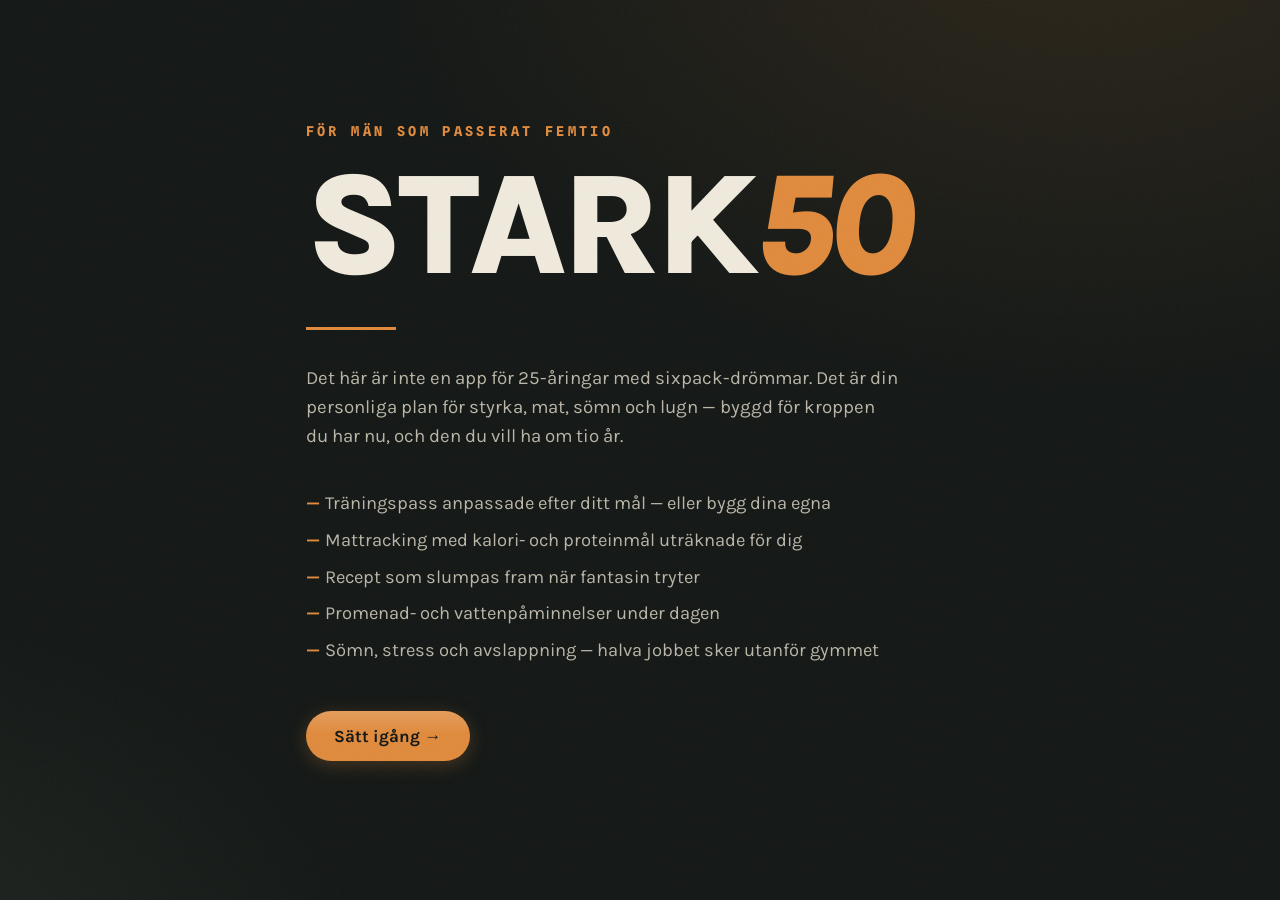
<file: index.html>
<!DOCTYPE html>
<html lang="sv">
<head>
<meta charset="UTF-8">
<meta name="viewport" content="width=device-width, initial-scale=1.0, viewport-fit=cover">
<title>STARK50 — Hälsa & styrka efter 50</title>
<meta name="description" content="Träning, mat, sömn och återhämtning byggt för män 50+. Viktnedgång och kroppssammansättning med modern forskning.">
<link rel="manifest" href="manifest.webmanifest">
<meta name="theme-color" content="#181d1a">
<meta name="apple-mobile-web-app-capable" content="yes">
<meta name="apple-mobile-web-app-status-bar-style" content="black-translucent">
<meta name="apple-mobile-web-app-title" content="STARK50">
<link rel="apple-touch-icon" href="icon-192.png">
<link rel="icon" type="image/png" href="icon-192.png">
<link rel="preconnect" href="https://fonts.googleapis.com">
<link rel="preconnect" href="https://fonts.gstatic.com" crossorigin>
<!-- Typsnitten laddas utan att blockera: en vanlig stylesheet-länk håller tillbaka
     app.js tills Google svarat, och på dåligt nät blir appen då en tom skärm i
     flera sekunder. media="print" gör länken oblockerande; onload växlar den till
     att gälla på riktigt. Fallback-typsnitten i styles.css visas under tiden. -->
<link href="https://fonts.googleapis.com/css2?family=Fraunces:opsz,wght@9..144,400;9..144,600;9..144,700;9..144,900&family=Karla:wght@400;500;600;700&family=Spline+Sans+Mono:wght@500;700&display=swap" rel="stylesheet" media="print" onload="this.media='all'">
<noscript><link href="https://fonts.googleapis.com/css2?family=Fraunces:opsz,wght@9..144,400;9..144,600;9..144,700;9..144,900&family=Karla:wght@400;500;600;700&family=Spline+Sans+Mono:wght@500;700&display=swap" rel="stylesheet"></noscript>
<link rel="stylesheet" href="styles.css">
</head>
<body>

<!-- ══════════════ ONBOARDING ══════════════ -->
<div id="onboarding" class="onboarding hidden">
  <div class="ob-grain"></div>
  <div class="ob-inner" id="obInner"></div>
</div>

<!-- ══════════════ HUVUDAPP ══════════════ -->
<div id="app" class="app hidden">
  <aside class="sidebar">
    <div class="brand">STARK<span>50</span></div>
    <nav class="nav" id="nav">
      <button class="nav-btn active" data-view="idag"><span class="nav-ico">◉</span>Idag</button>
      <button class="nav-btn" data-view="mat"><span class="nav-ico">✦</span>Mat</button>
      <button class="nav-btn" data-view="traning"><span class="nav-ico">▲</span>Träning</button>
      <button class="nav-btn" data-view="recept"><span class="nav-ico">❖</span>Recept</button>
      <button class="nav-btn" data-view="sinne"><span class="nav-ico">◐</span>Sinne</button>
      <button class="nav-btn" data-view="mal"><span class="nav-ico">◎</span>Mål</button>
    </nav>
    <button class="nav-btn nav-settings" data-view="installningar"><span class="nav-ico">⚙</span>Inställningar</button>
  </aside>

  <main class="main">
    <header class="topbar">
      <div>
        <div class="topbar-date" id="topbarDate"></div>
        <h1 class="topbar-title" id="topbarTitle">Idag</h1>
      </div>
      <div class="topbar-user" id="topbarUser"></div>
    </header>
    <div class="view-wrap" id="viewWrap"></div>
  </main>
</div>

<!-- Toast-container för påminnelser -->
<div class="toasts" id="toasts"></div>

<!-- Modal -->
<div class="modal-backdrop hidden" id="modalBackdrop">
  <div class="modal" id="modal"></div>
</div>

<script src="app.js"></script>
<script>
  if ("serviceWorker" in navigator) {
    window.addEventListener("load", () => navigator.serviceWorker.register("sw.js").then(reg => {
      if (!reg) return;
      // En hemskärms-PWA "startar" genom att bli synlig igen. Det är då vi vill
      // fråga efter ny kod — Safari gör det annars som mest en gång per dygn.
      const check = () => reg.update().catch(() => {});
      document.addEventListener("visibilitychange", () => { if (!document.hidden) check(); });
      check();
      // Ny version färdiginstallerad bredvid den som kör: säg till, ladda inte om
      // under fingrarna på någon som loggar set mitt i ett pass.
      reg.addEventListener("updatefound", () => {
        const sw = reg.installing;
        if (!sw) return;
        sw.addEventListener("statechange", () => {
          if (sw.state === "installed" && navigator.serviceWorker.controller && window.onAppUpdate) window.onAppUpdate();
        });
      });
    }).catch(() => {}));
  }
</script>
</body>
</html>
</file>
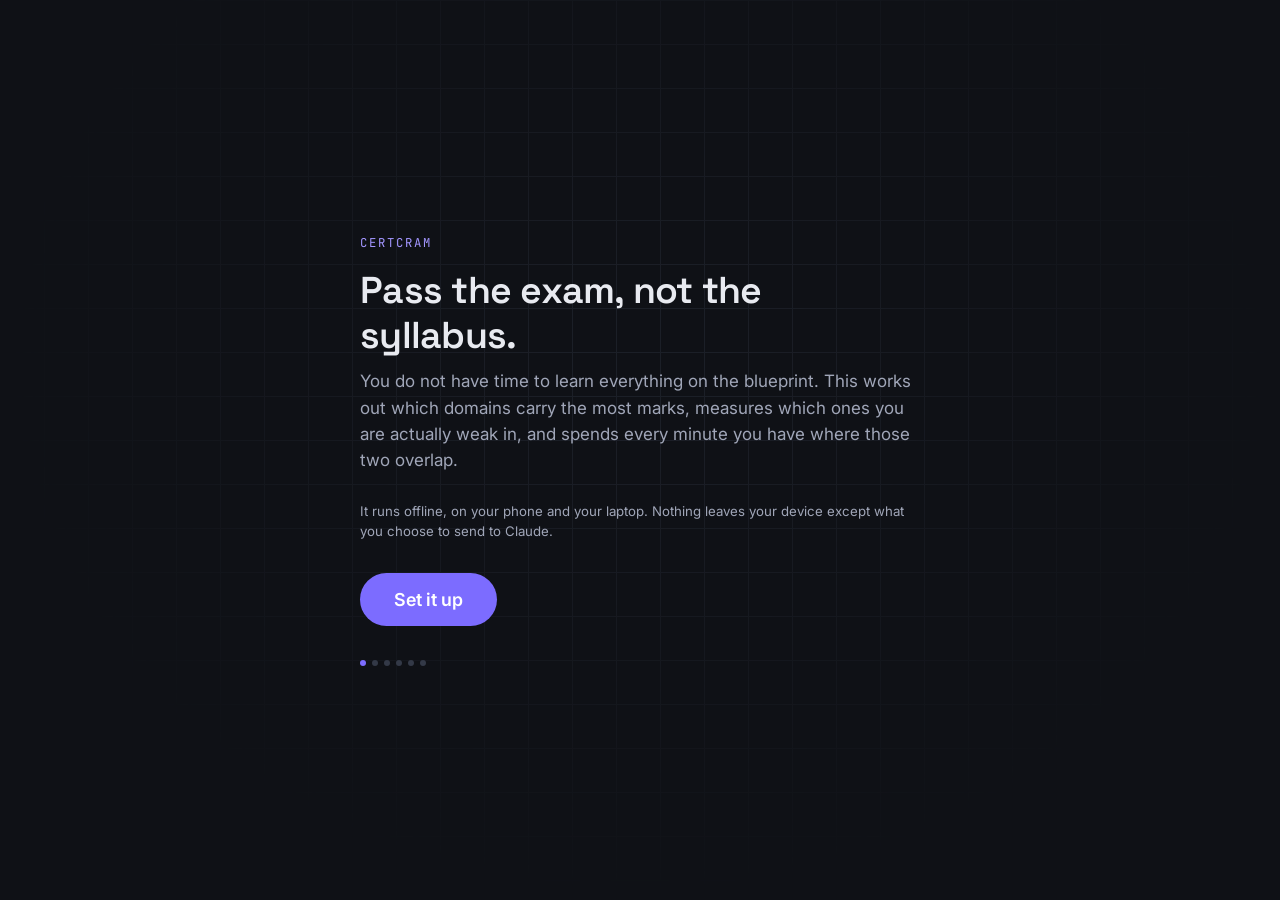
<file: certcram/index.html>
<!DOCTYPE html>
<html lang="en">
<head>
<meta charset="UTF-8">
<meta name="viewport" content="width=device-width, initial-scale=1.0, viewport-fit=cover">
<title>CERTCRAM — pass the exam, not the syllabus</title>
<meta name="description" content="An offline-first study app that turns certification blueprints and workbooks into an 80/20 plan: it drills whatever is heaviest on the exam and weakest in your head.">
<link rel="manifest" href="manifest.webmanifest">
<meta name="theme-color" content="#14161c">
<meta name="apple-mobile-web-app-capable" content="yes">
<meta name="apple-mobile-web-app-status-bar-style" content="black-translucent">
<meta name="apple-mobile-web-app-title" content="CERTCRAM">
<link rel="apple-touch-icon" href="icon-192.png">
<link rel="icon" type="image/png" href="icon-192.png">
<link rel="preconnect" href="https://fonts.googleapis.com">
<link rel="preconnect" href="https://fonts.gstatic.com" crossorigin>
<!-- The fonts load without blocking. A normal stylesheet link holds the scripts
     back until Google answers, which on a bad train connection is several
     seconds of blank screen. media="print" makes the link non-blocking; onload
     switches it on for real. The fallback stack in styles.css carries the
     first paint. -->
<link href="https://fonts.googleapis.com/css2?family=Space+Grotesk:wght@500;600;700&family=Inter:wght@400;500;600;700&family=JetBrains+Mono:wght@500;700&display=swap" rel="stylesheet" media="print" onload="this.media='all'">
<noscript><link href="https://fonts.googleapis.com/css2?family=Space+Grotesk:wght@500;600;700&family=Inter:wght@400;500;600;700&family=JetBrains+Mono:wght@500;700&display=swap" rel="stylesheet"></noscript>
<link rel="stylesheet" href="styles.css">
</head>
<body>

<!-- ══════════════ ONBOARDING ══════════════ -->
<div id="onboarding" class="onboarding hidden">
  <div class="ob-grid"></div>
  <div class="ob-inner" id="obInner"></div>
</div>

<!-- ══════════════ MAIN APP ══════════════ -->
<div id="app" class="app hidden">
  <aside class="sidebar">
    <div class="brand">CERT<span>CRAM</span></div>
    <nav class="nav" id="nav">
      <button class="nav-btn active" data-view="today"><span class="nav-ico">◉</span>Today</button>
      <button class="nav-btn" data-view="study"><span class="nav-ico">▤</span>Study</button>
      <button class="nav-btn" data-view="mock"><span class="nav-ico">⏱</span>Mock</button>
      <button class="nav-btn" data-view="certs"><span class="nav-ico">◈</span>Certs</button>
    </nav>
    <button class="nav-btn nav-settings" data-view="settings"><span class="nav-ico">⚙</span>Settings</button>
  </aside>

  <main class="main">
    <header class="topbar">
      <div>
        <div class="topbar-date" id="topbarDate"></div>
        <h1 class="topbar-title" id="topbarTitle">Today</h1>
      </div>
      <div class="topbar-user" id="topbarUser"></div>
    </header>
    <div class="view-wrap" id="viewWrap"></div>
  </main>
</div>

<!-- Toast container for reminders and confirmations -->
<div class="toasts" id="toasts"></div>

<!-- Single global modal -->
<div class="modal-backdrop hidden" id="modalBackdrop">
  <div class="modal" id="modal"></div>
</div>

<!-- Classic scripts, explicit load order, one shared global scope. No ES
     modules: nothing here needs them, and they would complicate both the
     service worker's asset list and opening the app straight off disk.
     Dependencies flow downward — nothing forward-references at load time.

     Course files are plain scripts so the service worker caches them as static
     assets. Keeping ~280 kB of course JSON out of localStorage matters because
     save() runs on every single card grade; see state.js for why that is split
     across two keys. -->
<script src="core.js"></script>
<script src="state.js"></script>
<script src="course.js"></script>
<script src="courses/hubspot-trainer.js"></script>
<script src="courses/hubspot-revops.js"></script>
<script src="courses/ccao-f.js"></script>
<script src="srs.js"></script>
<script src="engine.js"></script>
<script src="plan.js"></script>
<script src="ai.js"></script>
<script src="drill.js"></script>
<script src="mock.js"></script>
<script src="views.js"></script>
<script src="onboarding.js"></script>
<script src="app.js"></script>
<script>
  if ("serviceWorker" in navigator) {
    window.addEventListener("load", () => navigator.serviceWorker.register("sw.js").then(reg => {
      if (!reg) return;
      // A home-screen PWA "starts" by becoming visible again. That is the moment
      // to ask for new code — Safari otherwise checks at most once a day.
      const check = () => reg.update().catch(() => {});
      document.addEventListener("visibilitychange", () => { if (!document.hidden) check(); });
      check();
      // New version installed alongside the running one: say so, do not reload
      // under the fingers of someone halfway through a timed mock exam.
      reg.addEventListener("updatefound", () => {
        const sw = reg.installing;
        if (!sw) return;
        sw.addEventListener("statechange", () => {
          if (sw.state === "installed" && navigator.serviceWorker.controller && window.onAppUpdate) window.onAppUpdate();
        });
      });
    }).catch(() => {}));
  }
</script>
</body>
</html>
</file>
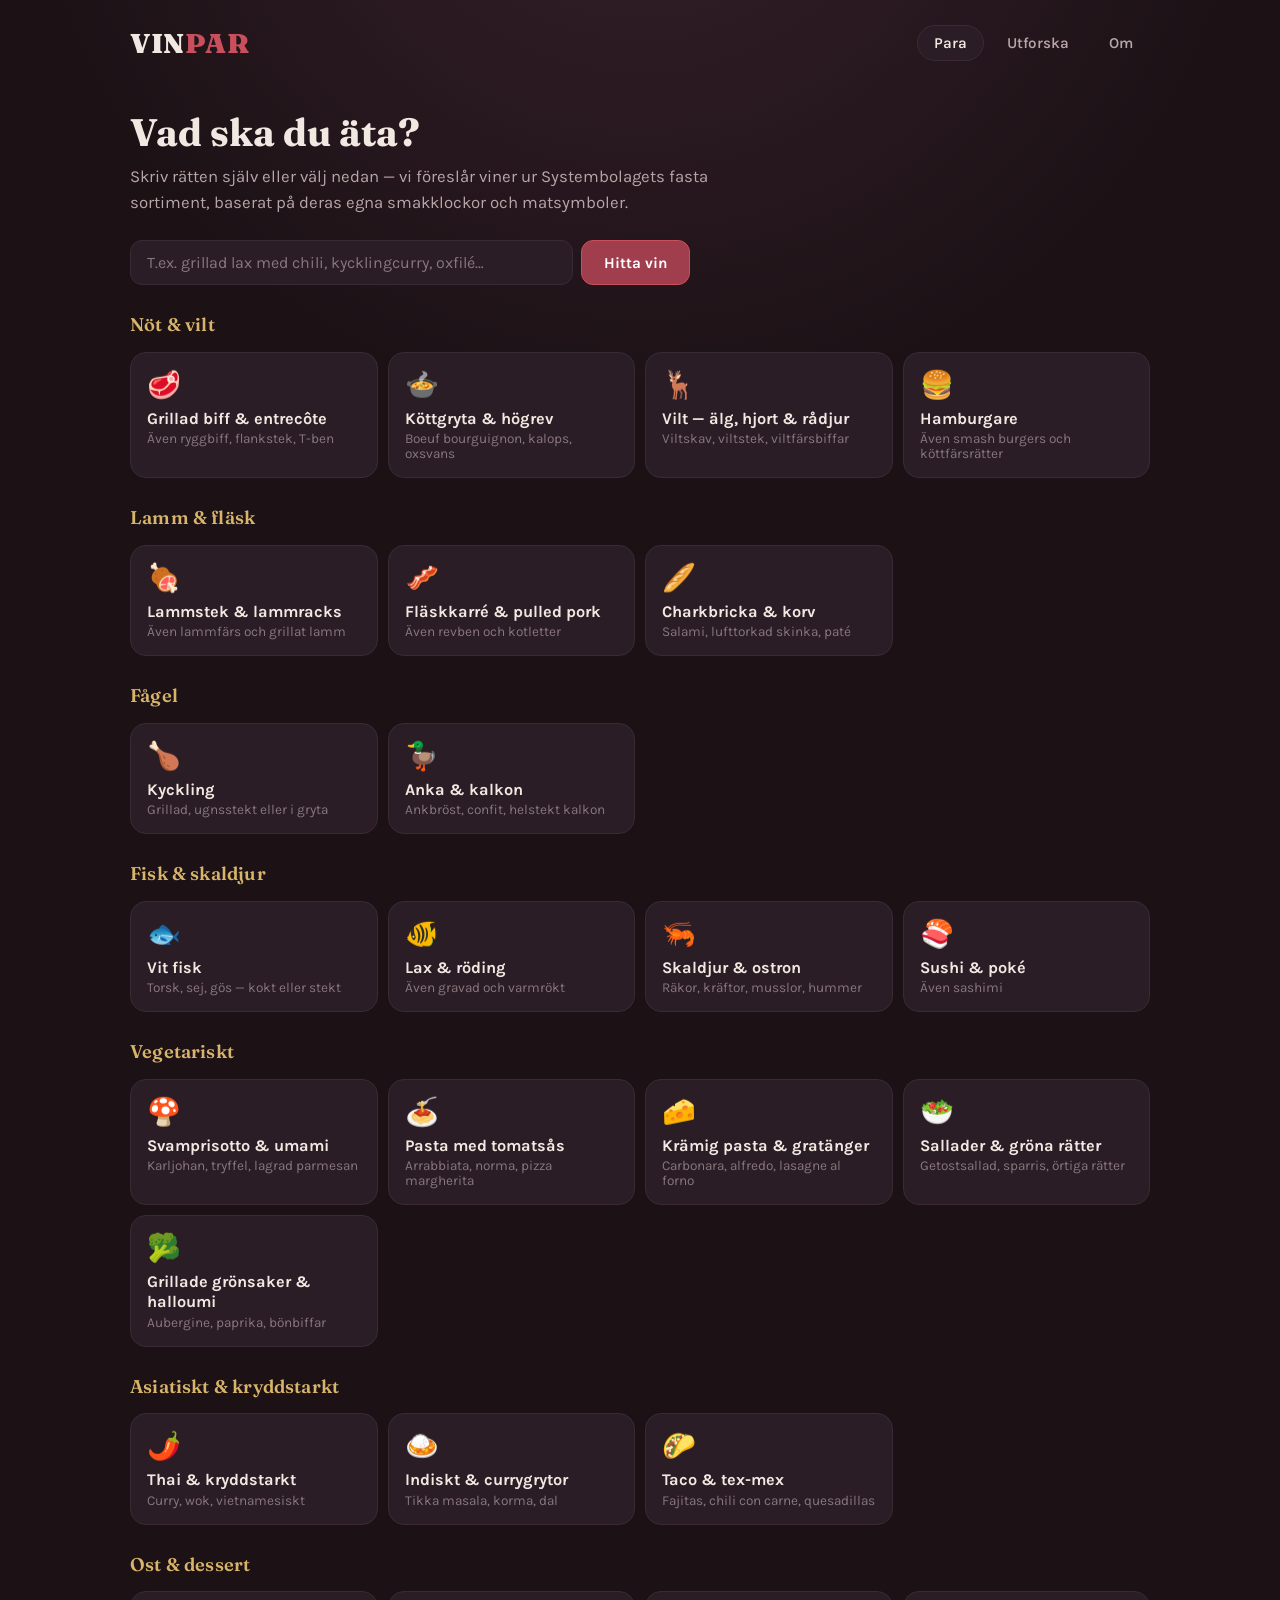
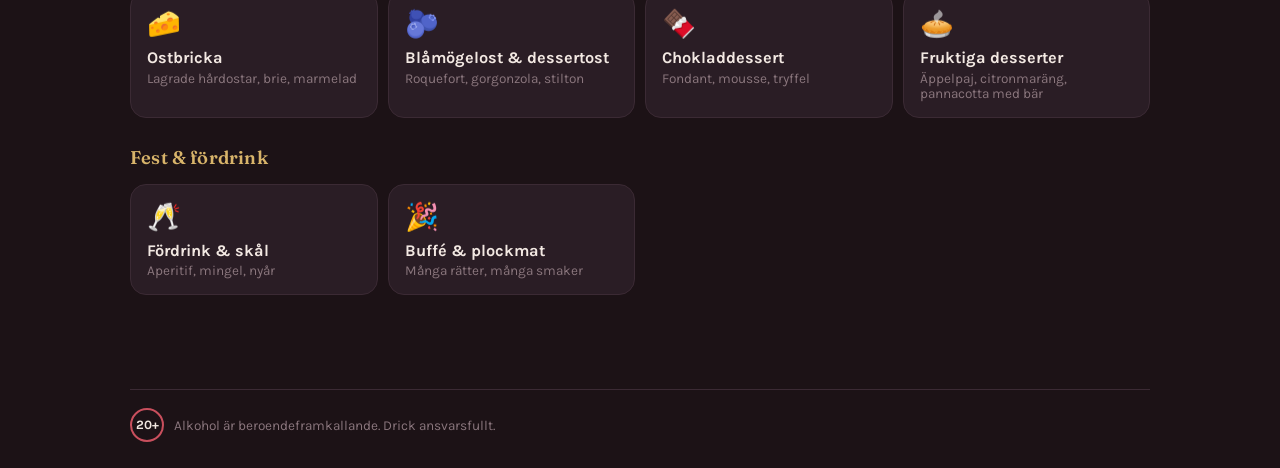
<file: vin/index.html>
<!DOCTYPE html>
<html lang="sv">
<head>
<meta charset="UTF-8">
<meta name="viewport" content="width=device-width, initial-scale=1.0, viewport-fit=cover">
<title>VINPAR — Rätt vin till maten</title>
<meta name="description" content="Hitta rätt vin till maten — parningar baserade på Systembolagets fasta sortiment, smakklockor och matsymboler.">
<link rel="manifest" href="manifest.webmanifest">
<meta name="theme-color" content="#1c1216">
<meta name="apple-mobile-web-app-capable" content="yes">
<meta name="apple-mobile-web-app-status-bar-style" content="black-translucent">
<meta name="apple-mobile-web-app-title" content="VINPAR">
<link rel="apple-touch-icon" href="icon-192.png">
<link rel="icon" type="image/png" href="icon-192.png">
<link rel="preconnect" href="https://fonts.googleapis.com">
<link rel="preconnect" href="https://fonts.gstatic.com" crossorigin>
<link href="https://fonts.googleapis.com/css2?family=Fraunces:opsz,wght@9..144,400;9..144,600;9..144,700;9..144,900&family=Karla:wght@400;500;600;700&display=swap" rel="stylesheet">
<link rel="stylesheet" href="styles.css">
</head>
<body>

<div class="app">
  <header class="topbar">
    <div class="brand">VIN<span>PAR</span></div>
    <nav class="nav" id="nav">
      <button class="nav-btn active" data-view="para">Para</button>
      <button class="nav-btn" data-view="utforska">Utforska</button>
      <button class="nav-btn" data-view="om">Om</button>
    </nav>
  </header>

  <main class="main" id="main"></main>

  <footer class="footer">
    <div class="footer-inner">
      <span class="age-badge">20+</span>
      <span>Alkohol är beroendeframkallande. Drick ansvarsfullt.</span>
    </div>
  </footer>
</div>

<script src="wines.js"></script>
<script src="app.js"></script>
<script>
  if ("serviceWorker" in navigator) {
    window.addEventListener("load", () => navigator.serviceWorker.register("sw.js").catch(() => {}));
  }
</script>
</body>
</html>
</file>
<file: styles.css>
/* ═══════════════════════════════════════════════════════
   STARK50 — Hälsa & styrka efter 50
   Aesthetik: "Herrgårdsgym" — mörk granskog, grädde, bärnsten.
   Editorialt, vuxet, generösa textstorlekar.
   ═══════════════════════════════════════════════════════ */

:root {
  --bg: #181d1a;
  --bg-deep: #121614;
  --panel: #212724;
  --panel-2: #2a312d;
  --line: #39423d;
  --cream: #f0eadd;
  --cream-dim: #b9b5a7;
  --cream-faint: #857f70;
  --amber: #e08a3c;
  --amber-soft: #f0b070;
  --sage: #93ac8f;
  --clay: #c96b52;
  --sky: #7fa8b8;
  --font-display: "Fraunces", Georgia, serif;
  --font-body: "Karla", "Helvetica Neue", sans-serif;
  --font-mono: "Spline Sans Mono", "SF Mono", monospace;
  --radius: 14px;
  --radius-sm: 9px;
}

* { margin: 0; padding: 0; box-sizing: border-box; }

html { font-size: 17px; }

body {
  font-family: var(--font-body);
  background: var(--bg);
  color: var(--cream);
  min-height: 100vh;
  -webkit-font-smoothing: antialiased;
}

/* grov filmkorn-textur över allt */
body::after {
  content: "";
  position: fixed; inset: 0;
  pointer-events: none; z-index: 999;
  opacity: .05;
  background-image: url("data:image/svg+xml,%3Csvg xmlns='http://www.w3.org/2000/svg' width='120' height='120'%3E%3Cfilter id='n'%3E%3CfeTurbulence type='fractalNoise' baseFrequency='0.9' numOctaves='2'/%3E%3C/filter%3E%3Crect width='120' height='120' filter='url(%23n)' opacity='1'/%3E%3C/svg%3E");
}

.hidden { display: none !important; }

h1, h2, h3 { font-family: var(--font-display); font-weight: 700; letter-spacing: -.01em; }

button { font-family: var(--font-body); cursor: pointer; border: none; background: none; color: inherit; }
input, select, textarea {
  font-family: var(--font-body); font-size: 1rem;
  background: var(--bg-deep); color: var(--cream);
  border: 1.5px solid var(--line); border-radius: var(--radius-sm);
  padding: .65rem .8rem; width: 100%;
  transition: border-color .15s;
}
input:focus, select:focus, textarea:focus { outline: none; border-color: var(--amber); }
label { display: block; font-size: .82rem; font-weight: 700; text-transform: uppercase; letter-spacing: .08em; color: var(--cream-dim); margin-bottom: .35rem; }

::selection { background: var(--amber); color: var(--bg-deep); }

/* ── Scrollbars ── */
::-webkit-scrollbar { width: 10px; }
::-webkit-scrollbar-track { background: var(--bg-deep); }
::-webkit-scrollbar-thumb { background: var(--line); border-radius: 5px; }

/* ═══════════════ ONBOARDING ═══════════════ */

.onboarding {
  position: fixed; inset: 0; z-index: 50;
  background:
    radial-gradient(1200px 800px at 85% -10%, rgba(224,138,60,.13), transparent 60%),
    radial-gradient(900px 700px at -10% 110%, rgba(147,172,143,.10), transparent 55%),
    var(--bg-deep);
  overflow-y: auto;
  display: flex; justify-content: center;
}
.ob-inner {
  width: 100%; max-width: 720px;
  padding: 3rem 1.5rem 4rem;
  animation: fadeUp .5s ease both;
}
@keyframes fadeUp { from { opacity: 0; transform: translateY(18px); } to { opacity: 1; transform: none; } }

.ob-step { animation: fadeUp .45s ease both; }
.ob-kicker {
  font-family: var(--font-mono); font-size: .8rem; font-weight: 700;
  color: var(--amber); text-transform: uppercase; letter-spacing: .25em;
  margin-bottom: 1rem;
}
.ob-title { font-size: clamp(2rem, 5vw, 3rem); line-height: 1.05; margin-bottom: .8rem; }
.ob-title em { font-style: italic; color: var(--amber-soft); }
.ob-lead { color: var(--cream-dim); font-size: 1.1rem; line-height: 1.55; max-width: 54ch; margin-bottom: 2rem; }

.ob-hero-title {
  font-size: clamp(4rem, 14vw, 8.5rem); font-weight: 900; line-height: .95;
  letter-spacing: -.03em;
}
.ob-hero-title .fifty { color: var(--amber); font-style: italic; }
.ob-hero-rule { height: 3px; background: var(--amber); width: 90px; margin: 2rem 0; }
.ob-hero-list { list-style: none; margin: 0 0 2.5rem; color: var(--cream-dim); font-size: 1.08rem; line-height: 2; }
.ob-hero-list li::before { content: "— "; color: var(--amber); font-weight: 700; }

.ob-progress { display: flex; gap: .4rem; margin-bottom: 2.5rem; }
.ob-progress span { height: 4px; flex: 1; background: var(--line); border-radius: 2px; transition: background .3s; }
.ob-progress span.done { background: var(--amber); }

.ob-grid { display: grid; grid-template-columns: 1fr 1fr; gap: 1rem; margin-bottom: 1.5rem; }
.ob-grid .full { grid-column: 1 / -1; }

.ob-nav { display: flex; gap: 1rem; margin-top: 2.5rem; align-items: center; }

.btn {
  display: inline-flex; align-items: center; gap: .5rem;
  font-weight: 700; font-size: 1rem;
  padding: .85rem 1.7rem; border-radius: 100px;
  background: var(--amber); color: var(--bg-deep);
  transition: transform .12s, box-shadow .12s, background .15s;
  box-shadow: 0 4px 18px rgba(224,138,60,.25);
}
.btn:hover { transform: translateY(-2px); box-shadow: 0 8px 26px rgba(224,138,60,.35); }
.btn:active { transform: translateY(0); }
.btn.ghost { background: transparent; color: var(--cream-dim); box-shadow: none; border: 1.5px solid var(--line); }
.btn.ghost:hover { color: var(--cream); border-color: var(--cream-faint); box-shadow: none; }
.btn.small { padding: .5rem 1.1rem; font-size: .88rem; }
.btn.sage { background: var(--sage); box-shadow: 0 4px 18px rgba(147,172,143,.2); }
.btn:disabled { opacity: .4; cursor: not-allowed; transform: none; }

/* målkort i onboarding */
.goal-cards { display: grid; gap: 1rem; margin-bottom: 1rem; }
.goal-card {
  text-align: left; border: 1.5px solid var(--line); border-radius: var(--radius);
  background: var(--panel); padding: 1.3rem 1.4rem;
  display: flex; gap: 1.1rem; align-items: flex-start;
  transition: border-color .15s, background .15s, transform .12s;
}
.goal-card:hover { border-color: var(--cream-faint); transform: translateX(4px); }
.goal-card.selected { border-color: var(--amber); background: linear-gradient(120deg, rgba(224,138,60,.12), var(--panel) 55%); }
.goal-card .gc-ico { font-size: 1.7rem; line-height: 1; margin-top: .15rem; }
.goal-card h3 { font-size: 1.25rem; margin-bottom: .25rem; }
.goal-card p { color: var(--cream-dim); font-size: .95rem; line-height: 1.5; }
.goal-card .gc-tag { display: inline-block; margin-top: .5rem; font-family: var(--font-mono); font-size: .72rem; color: var(--amber); letter-spacing: .1em; text-transform: uppercase; }

.chip-row { display: flex; flex-wrap: wrap; gap: .6rem; }
.chip {
  border: 1.5px solid var(--line); border-radius: 100px;
  padding: .5rem 1.15rem; font-weight: 600; font-size: .95rem;
  color: var(--cream-dim); background: var(--panel);
  transition: all .13s;
}
.chip:hover { border-color: var(--cream-faint); color: var(--cream); }
.chip.selected { background: var(--amber); border-color: var(--amber); color: var(--bg-deep); }

/* passbyggare */
.wk-card {
  border: 1.5px solid var(--line); border-radius: var(--radius);
  background: var(--panel); padding: 1.2rem 1.3rem; margin-bottom: 1rem;
}
.wk-card-head { display: flex; justify-content: space-between; align-items: baseline; gap: 1rem; margin-bottom: .6rem; }
.wk-card-head h3 { font-size: 1.2rem; }
.wk-focus { font-family: var(--font-mono); font-size: .72rem; color: var(--sage); text-transform: uppercase; letter-spacing: .12em; }
.wk-ex-list { list-style: none; }
.wk-ex-list li {
  display: flex; justify-content: space-between; gap: 1rem;
  padding: .45rem 0; border-bottom: 1px dashed var(--line);
  color: var(--cream-dim); font-size: .97rem;
}
.wk-ex-list li:last-child { border-bottom: none; }
.wk-ex-list .sets { font-family: var(--font-mono); font-size: .85rem; color: var(--amber-soft); white-space: nowrap; }
.wk-actions { display: flex; gap: .6rem; margin-top: .8rem; }
.link-btn { color: var(--amber); font-weight: 700; font-size: .9rem; text-decoration: underline; text-underline-offset: 3px; }
.link-btn.danger { color: var(--clay); }

.ex-builder-row { display: grid; grid-template-columns: 1fr 72px 72px 36px; gap: .5rem; margin-bottom: .5rem; align-items: center; }
.ex-builder-row input { padding: .5rem .6rem; font-size: .92rem; }
.ex-del { color: var(--clay); font-size: 1.15rem; font-weight: 700; }

/* ═══════════════ HUVUDLAYOUT ═══════════════ */

.app { display: flex; min-height: 100vh; }

.sidebar {
  width: 220px; flex-shrink: 0;
  background: var(--bg-deep);
  border-right: 1px solid var(--line);
  padding: 1.6rem 1rem;
  display: flex; flex-direction: column;
  position: sticky; top: 0; height: 100vh;
}
.brand {
  font-family: var(--font-display); font-weight: 900; font-size: 1.7rem;
  letter-spacing: -.02em; padding: 0 .6rem; margin-bottom: 2.2rem;
}
.brand span { color: var(--amber); font-style: italic; }

.nav { display: flex; flex-direction: column; gap: .3rem; flex: 1; }
.nav-btn {
  display: flex; align-items: center; gap: .8rem;
  padding: .7rem .9rem; border-radius: var(--radius-sm);
  font-size: 1.02rem; font-weight: 600; color: var(--cream-dim);
  text-align: left; transition: all .13s;
}
.nav-btn:hover { color: var(--cream); background: var(--panel); }
.nav-btn.active { background: var(--panel-2); color: var(--cream); box-shadow: inset 3px 0 0 var(--amber); }
.nav-ico { color: var(--amber); font-size: .85rem; width: 1.1rem; text-align: center; }
.nav-settings { margin-top: auto; }

.main { flex: 1; min-width: 0; }
.topbar {
  display: flex; justify-content: space-between; align-items: flex-end;
  padding: 2rem 2.5rem 1.2rem;
  border-bottom: 1px solid var(--line);
  background: linear-gradient(180deg, rgba(224,138,60,.05), transparent);
}
.topbar-date { font-family: var(--font-mono); font-size: .78rem; color: var(--amber); text-transform: uppercase; letter-spacing: .2em; margin-bottom: .3rem; }
.topbar-title { font-size: 2.1rem; font-weight: 900; }
.topbar-user { font-size: .95rem; color: var(--cream-dim); font-weight: 600; }

.view-wrap { padding: 2rem 2.5rem 4rem; max-width: 1080px; animation: fadeUp .35s ease both; }

/* ═══════════════ KORT & KOMPONENTER ═══════════════ */

.grid-2 { display: grid; grid-template-columns: 1fr 1fr; gap: 1.2rem; }
.grid-3 { display: grid; grid-template-columns: repeat(3, 1fr); gap: 1.2rem; }

.card {
  background: var(--panel); border: 1px solid var(--line);
  border-radius: var(--radius); padding: 1.4rem 1.5rem;
  position: relative; overflow: hidden;
}
.card.accent { border-color: rgba(224,138,60,.45); background: linear-gradient(135deg, rgba(224,138,60,.13), var(--panel) 60%); }
.card.sage-c { border-color: rgba(147,172,143,.4); background: linear-gradient(135deg, rgba(147,172,143,.12), var(--panel) 60%); }
.card-kicker { font-family: var(--font-mono); font-size: .72rem; font-weight: 700; color: var(--amber); text-transform: uppercase; letter-spacing: .18em; margin-bottom: .7rem; }
.card-kicker.sage-k { color: var(--sage); }
.card h2 { font-size: 1.45rem; margin-bottom: .4rem; }
.card .sub { color: var(--cream-dim); font-size: .95rem; line-height: 1.5; }

.section-title { font-size: 1.5rem; margin: 2.2rem 0 1rem; display: flex; align-items: baseline; gap: .8rem; }
.section-title .st-line { flex: 1; height: 1px; background: var(--line); }

.big-num { font-family: var(--font-display); font-weight: 900; font-size: 2.6rem; line-height: 1; letter-spacing: -.02em; }
.big-num small { font-size: 1rem; font-weight: 600; color: var(--cream-faint); font-family: var(--font-body); letter-spacing: 0; }

/* progressbars */
.pbar { height: 9px; background: var(--bg-deep); border-radius: 5px; overflow: hidden; margin-top: .6rem; }
.pbar > div { height: 100%; border-radius: 5px; background: var(--amber); transition: width .5s ease; }
.pbar > div.sage-f { background: var(--sage); }
.pbar > div.sky-f { background: var(--sky); }
.pbar > div.over { background: var(--clay); }
.pbar-meta { display: flex; justify-content: space-between; font-size: .82rem; color: var(--cream-faint); margin-top: .4rem; font-family: var(--font-mono); }

/* kalori-ring */
.ring-wrap { display: flex; align-items: center; gap: 1.4rem; }
.ring { transform: rotate(-90deg); }
.ring .track { stroke: var(--bg-deep); }
.ring .fill { stroke: var(--amber); stroke-linecap: round; transition: stroke-dashoffset .6s ease; }
.ring-center { position: absolute; inset: 0; display: flex; flex-direction: column; align-items: center; justify-content: center; }

/* toasts */
.toasts { position: fixed; bottom: 1.5rem; right: 1.5rem; z-index: 200; display: flex; flex-direction: column; gap: .7rem; max-width: 360px; }
.toast {
  background: var(--panel-2); border: 1.5px solid var(--amber);
  border-radius: var(--radius); padding: 1rem 1.2rem;
  box-shadow: 0 10px 40px rgba(0,0,0,.5);
  animation: toastIn .35s cubic-bezier(.2,.9,.3,1.2) both;
  display: flex; gap: .9rem; align-items: flex-start;
}
@keyframes toastIn { from { opacity: 0; transform: translateX(40px); } to { opacity: 1; transform: none; } }
.toast .t-ico { font-size: 1.4rem; }
.toast h4 { font-family: var(--font-display); font-size: 1.05rem; margin-bottom: .15rem; }
.toast p { font-size: .88rem; color: var(--cream-dim); line-height: 1.4; }
.toast .t-close { margin-left: auto; color: var(--cream-faint); font-size: 1.1rem; }

/* modal */
.modal-backdrop {
  position: fixed; inset: 0; z-index: 150;
  background: rgba(10,13,11,.75); backdrop-filter: blur(6px);
  display: flex; align-items: center; justify-content: center; padding: 1.5rem;
  animation: fadeUp .2s ease both;
}
.modal {
  background: var(--panel); border: 1px solid var(--line);
  border-radius: var(--radius); padding: 2rem;
  width: 100%; max-width: 560px; max-height: 85vh; overflow-y: auto;
  box-shadow: 0 30px 80px rgba(0,0,0,.6);
}
.modal h2 { font-size: 1.6rem; margin-bottom: .3rem; }
.modal-close { position: sticky; float: right; top: 0; color: var(--cream-faint); font-size: 1.5rem; line-height: 1; }

/* ═══════════════ MAT ═══════════════ */

.date-nav { display: flex; align-items: center; gap: 1rem; margin-bottom: 1.5rem; }
.date-nav h2 { font-size: 1.3rem; min-width: 200px; text-align: center; }
.date-nav button { font-size: 1.3rem; color: var(--amber); padding: .3rem .7rem; border: 1.5px solid var(--line); border-radius: var(--radius-sm); }
.date-nav button:hover { border-color: var(--amber); }

.meal-group { margin-bottom: 1.4rem; }
.meal-group-head { display: flex; justify-content: space-between; align-items: baseline; margin-bottom: .5rem; }
.meal-group-head h3 { font-size: 1.15rem; }
.meal-group-head .mg-kcal { font-family: var(--font-mono); font-size: .85rem; color: var(--cream-faint); }
.meal-item {
  display: flex; justify-content: space-between; align-items: center; gap: 1rem;
  background: var(--panel); border: 1px solid var(--line); border-radius: var(--radius-sm);
  padding: .6rem .9rem; margin-bottom: .4rem; font-size: .95rem;
}
.meal-item .mi-macro { font-family: var(--font-mono); font-size: .8rem; color: var(--cream-faint); white-space: nowrap; }
.meal-item .mi-del { color: var(--clay); font-weight: 700; font-size: 1.05rem; }
.meal-empty { color: var(--cream-faint); font-size: .9rem; font-style: italic; padding: .3rem 0; }

.food-search-list { max-height: 260px; overflow-y: auto; margin-top: .8rem; }
.food-hit {
  display: flex; justify-content: space-between; width: 100%; text-align: left;
  padding: .55rem .7rem; border-radius: var(--radius-sm); font-size: .95rem;
  border: 1px solid transparent;
}
.food-hit:hover { background: var(--panel-2); border-color: var(--line); }
.food-hit .fh-macro { font-family: var(--font-mono); font-size: .8rem; color: var(--cream-faint); }

/* ═══════════════ RECEPT ═══════════════ */

.recipe-grid { display: grid; grid-template-columns: repeat(auto-fill, minmax(240px, 1fr)); gap: 1.1rem; margin-top: 1.2rem; }
.recipe-card {
  text-align: left; background: var(--panel); border: 1px solid var(--line);
  border-radius: var(--radius); overflow: hidden;
  transition: transform .15s, border-color .15s; display: flex; flex-direction: column;
}
.recipe-card:hover { transform: translateY(-4px); border-color: var(--cream-faint); }
.recipe-band { height: 7px; }
.recipe-body { padding: 1.1rem 1.2rem 1.2rem; flex: 1; display: flex; flex-direction: column; }
.recipe-card h3 { font-size: 1.18rem; margin-bottom: .35rem; }
.recipe-card .r-desc { color: var(--cream-dim); font-size: .88rem; line-height: 1.45; flex: 1; }
.recipe-meta { display: flex; gap: .9rem; margin-top: .8rem; font-family: var(--font-mono); font-size: .76rem; color: var(--cream-faint); }
.recipe-meta b { color: var(--amber-soft); }
.tag-row { display: flex; flex-wrap: wrap; gap: .35rem; margin-top: .6rem; }
.tag { font-size: .68rem; font-weight: 700; text-transform: uppercase; letter-spacing: .08em; padding: .2rem .55rem; border-radius: 100px; background: var(--bg-deep); color: var(--sage); }

.slump-hero {
  display: flex; align-items: center; justify-content: space-between; gap: 1.5rem;
  background: linear-gradient(120deg, rgba(224,138,60,.16), var(--panel) 65%);
  border: 1.5px solid rgba(224,138,60,.4); border-radius: var(--radius);
  padding: 1.5rem 1.7rem; flex-wrap: wrap;
}
.slump-hero h2 { font-size: 1.6rem; }
@keyframes diceShake { 0%,100% { transform: rotate(0); } 25% { transform: rotate(-14deg) scale(1.1); } 75% { transform: rotate(14deg) scale(1.1); } }
.dice-anim { display: inline-block; animation: diceShake .5s ease; }

/* ═══════════════ TRÄNING / SESSION ═══════════════ */

.session-ex { margin-bottom: 1.3rem; }
.session-ex h3 { font-size: 1.15rem; margin-bottom: .5rem; }
.set-row { display: flex; gap: .5rem; flex-wrap: wrap; }
.set-check {
  width: 46px; height: 46px; border-radius: 50%;
  border: 2px solid var(--line); font-weight: 700; font-family: var(--font-mono);
  color: var(--cream-dim); font-size: .9rem; transition: all .15s;
}
.set-check:hover { border-color: var(--amber); }
.set-check.done { background: var(--amber); border-color: var(--amber); color: var(--bg-deep); transform: scale(1.06); }

.hist-item {
  display: flex; justify-content: space-between; align-items: center;
  padding: .7rem .2rem; border-bottom: 1px dashed var(--line); font-size: .95rem;
}
.hist-item .h-date { font-family: var(--font-mono); font-size: .8rem; color: var(--cream-faint); }

/* ═══════════════ SINNE / ANDNING ═══════════════ */

.breath-stage { display: flex; flex-direction: column; align-items: center; padding: 2rem 0 1rem; }
.breath-circle {
  width: 190px; height: 190px; border-radius: 50%;
  background: radial-gradient(circle at 35% 30%, rgba(147,172,143,.55), rgba(147,172,143,.15) 70%);
  border: 2px solid var(--sage);
  display: flex; align-items: center; justify-content: center;
  font-family: var(--font-display); font-size: 1.3rem; font-weight: 700;
  transition: transform 4s ease-in-out; transform: scale(.72);
  box-shadow: 0 0 60px rgba(147,172,143,.15);
}
.breath-circle.inhale { transform: scale(1.15); }
.breath-circle.hold { transform: scale(1.15); }
.breath-circle.exhale { transform: scale(.72); transition-duration: 8s; }
.breath-count { font-family: var(--font-mono); color: var(--sage); margin-top: 1.4rem; font-size: 1rem; letter-spacing: .15em; }

.mood-row { display: flex; gap: .6rem; }
.mood-btn {
  flex: 1; padding: .8rem .3rem; border: 1.5px solid var(--line); border-radius: var(--radius-sm);
  font-size: 1.5rem; background: var(--panel); transition: all .13s;
}
.mood-btn:hover { border-color: var(--cream-faint); transform: translateY(-2px); }
.mood-btn.selected { border-color: var(--sage); background: rgba(147,172,143,.15); }
.mood-btn small { display: block; font-size: .68rem; color: var(--cream-faint); margin-top: .25rem; font-weight: 700; }

.tips-list { list-style: none; }
.tips-list li { padding: .8rem 0; border-bottom: 1px dashed var(--line); line-height: 1.55; color: var(--cream-dim); font-size: .96rem; }
.tips-list li b { color: var(--cream); display: block; font-family: var(--font-display); font-size: 1.05rem; margin-bottom: .15rem; }

/* ═══════════════ MÅL ═══════════════ */

.spark { width: 100%; height: 70px; margin-top: .8rem; }
.spark polyline { fill: none; stroke: var(--amber); stroke-width: 2.5; stroke-linecap: round; stroke-linejoin: round; }
.spark .area { fill: rgba(224,138,60,.12); stroke: none; }
.week-dots { display: flex; gap: .45rem; margin-top: .7rem; }
.week-dot {
  width: 34px; height: 34px; border-radius: 50%; border: 1.5px solid var(--line);
  display: flex; align-items: center; justify-content: center;
  font-size: .72rem; font-weight: 700; font-family: var(--font-mono); color: var(--cream-faint);
}
.week-dot.hit { background: var(--sage); border-color: var(--sage); color: var(--bg-deep); }

/* ═══════════════ RESPONSIVT ═══════════════ */

/* ═══════════════ FAVORITSTJÄRNA & STREAK & POLISH ═══════════════ */
.recipe-card { position: relative; }
.fav-star {
  position: absolute; top: .6rem; right: .7rem; z-index: 3;
  font-size: 1.35rem; line-height: 1; color: var(--cream-faint);
  background: rgba(18,22,20,.55); border-radius: 50%;
  width: 2rem; height: 2rem; display: flex; align-items: center; justify-content: center;
  backdrop-filter: blur(4px); transition: transform .15s, color .15s;
}
.fav-star:hover { transform: scale(1.18); color: var(--amber-soft); }
.fav-star.faved { color: var(--amber); text-shadow: 0 0 12px rgba(224,138,60,.55); }
.fav-star.fav-inline {
  position: static; background: transparent; backdrop-filter: none;
  font-size: 1.8rem; width: auto; height: auto; flex-shrink: 0;
}

.streak-badge {
  font-family: var(--font-mono); font-size: .78rem; font-weight: 700;
  color: var(--amber); background: rgba(224,138,60,.12);
  border: 1px solid rgba(224,138,60,.4); border-radius: 100px;
  padding: .3rem .8rem; letter-spacing: .04em;
  animation: pulseGlow 3s ease-in-out infinite;
}
@keyframes pulseGlow {
  0%, 100% { box-shadow: 0 0 0 rgba(224,138,60,0); }
  50% { box-shadow: 0 0 14px rgba(224,138,60,.25); }
}

/* ═══════════════ PREMIUM-POLISH ═══════════════ */

/* Kort: skiktad skugga + ljuskant upptill — känns som fysiska ytor */
.card {
  transition: border-color .25s ease, transform .25s ease, box-shadow .25s ease;
  box-shadow: 0 1px 0 rgba(240,234,221,.04) inset, 0 10px 30px -18px rgba(0,0,0,.55);
}
.grid-2 > .card:hover, .grid-3 > .card:hover {
  border-color: rgba(224,138,60,.28);
  transform: translateY(-2px);
  box-shadow: 0 1px 0 rgba(240,234,221,.05) inset, 0 18px 42px -18px rgba(0,0,0,.65);
}

/* Staggered intro: korten glider in ett i taget vid vybyte */
.view-wrap > * { animation: fadeUp .45s cubic-bezier(.2,.7,.3,1) both; }
.view-wrap > *:nth-child(1) { animation-delay: .02s; }
.view-wrap > *:nth-child(2) { animation-delay: .07s; }
.view-wrap > *:nth-child(3) { animation-delay: .12s; }
.view-wrap > *:nth-child(4) { animation-delay: .17s; }
.view-wrap > *:nth-child(5) { animation-delay: .22s; }
.view-wrap > *:nth-child(6) { animation-delay: .27s; }
.view-wrap > *:nth-child(n+7) { animation-delay: .32s; }
.grid-2 > .card, .grid-3 > .card { animation: fadeUp .5s cubic-bezier(.2,.7,.3,1) both; }
.grid-2 > .card:nth-child(1), .grid-3 > .card:nth-child(1) { animation-delay: .06s; }
.grid-2 > .card:nth-child(2), .grid-3 > .card:nth-child(2) { animation-delay: .12s; }
.grid-2 > .card:nth-child(3), .grid-3 > .card:nth-child(3) { animation-delay: .18s; }
.grid-2 > .card:nth-child(4), .grid-3 > .card:nth-child(4) { animation-delay: .24s; }

/* Knappar: glansig topp + tryckkänsla */
.btn {
  background-image: linear-gradient(180deg, rgba(255,255,255,.16), rgba(255,255,255,0) 45%);
  background-color: var(--amber);
}
.btn.ghost, .btn.sage { background-image: none; }
.btn.sage { background-color: var(--sage); }
.btn:active { transform: translateY(1px) scale(.99); }

/* Siffror: tabulära så staplar och stats inte hoppar */
.big-num, .pbar-meta, .recipe-meta, .mi-macro, .h-date, .gauge-num { font-variant-numeric: tabular-nums; }

/* Progressbar: rundare + diskret glöd på fylld del */
.pbar { height: 10px; border-radius: 6px; }
.pbar > div { box-shadow: 0 0 10px -2px rgba(224,138,60,.5); }
.pbar > div.sage-f { box-shadow: 0 0 10px -2px rgba(147,172,143,.5); }
.pbar > div.sky-f { box-shadow: 0 0 10px -2px rgba(127,168,184,.5); }
.pbar > div.over { box-shadow: 0 0 10px -2px rgba(201,107,82,.5); }

/* Dagsform-gauge */
.dagsform-card { background: linear-gradient(135deg, rgba(224,138,60,.07), var(--panel) 55%); }
.gauge-wrap { position: relative; width: 140px; flex-shrink: 0; }
.gauge-fill { transition: stroke-dashoffset 1s cubic-bezier(.3,.8,.3,1); }
.gauge-center { position: absolute; inset: 0; top: 22px; display: flex; flex-direction: column; align-items: center; justify-content: center; pointer-events: none; }
.gauge-num { font-family: var(--font-display); font-weight: 900; font-size: 2.1rem; line-height: 1; letter-spacing: -.02em; }
.gauge-sub { font-family: var(--font-mono); font-size: .64rem; color: var(--cream-faint); text-transform: uppercase; letter-spacing: .15em; margin-top: .2rem; }

/* Dagsform-historik: 14 tunna staplar med statusfärg */
.df-bars { display: flex; gap: 5px; align-items: flex-end; flex: 1; min-width: 240px; max-width: 420px; }
.df-col { display: flex; flex-direction: column; align-items: center; gap: .3rem; flex: 1; }
.df-bar-track {
  height: 74px; width: 100%; max-width: 18px;
  background: var(--bg-deep); border-radius: 4px;
  display: flex; align-items: flex-end; overflow: hidden;
}
.df-bar { width: 100%; border-radius: 4px 4px 0 0; transition: height .6s cubic-bezier(.3,.8,.3,1); min-height: 0; }
.df-lbl { font-family: var(--font-mono); font-size: .62rem; color: var(--cream-faint); }
.df-lbl.today { color: var(--amber); font-weight: 700; }

/* Kalenderexportens kryssrader */
.ics-opt {
  display: flex; align-items: center; gap: .6rem;
  text-transform: none; letter-spacing: 0; font-size: .95rem; font-weight: 500;
  color: var(--cream); cursor: pointer;
  background: var(--bg-deep); border: 1px solid var(--line); border-radius: var(--radius-sm);
  padding: .7rem .9rem;
}
.ics-opt input[type="checkbox"] { width: auto; accent-color: var(--amber); }
.ics-opt:has(input:disabled) { opacity: .45; cursor: not-allowed; }

/* Matsedelns frukost/lunch-underrader */
.plan-sub { font-size: .82rem; color: var(--cream-dim); line-height: 1.7; }
.plan-sub-link { font-size: .82rem; color: var(--cream-dim); text-decoration-color: var(--line); }
.plan-sub-link:hover { color: var(--amber-soft); }

/* Modal med fjädring */
.modal { animation: modalIn .3s cubic-bezier(.2,.9,.3,1.15) both; }
@keyframes modalIn { from { opacity: 0; transform: translateY(16px) scale(.97); } to { opacity: 1; transform: none; } }

/* Lugnare upplevelse för den som bett om det */
@media (prefers-reduced-motion: reduce) {
  *, *::before, *::after { animation-duration: .01ms !important; animation-delay: 0s !important; transition-duration: .01ms !important; }
}

/* Standalone (installerad på hemskärm): stillsam överscroll + dold rullist */
@media (display-mode: standalone) {
  body { overscroll-behavior-y: none; }
  ::-webkit-scrollbar { width: 0; }
}

a { color: var(--amber); }

/* ═══════════════ RESPONSIVT ═══════════════ */

@media (max-width: 860px) {
  .app { flex-direction: column; }
  .sidebar {
    width: 100%; height: auto; position: fixed; bottom: 0; top: auto; z-index: 100;
    flex-direction: row; align-items: center; padding: .5rem .6rem;
    padding-bottom: calc(.5rem + env(safe-area-inset-bottom, 0px));
    border-right: none; border-top: 1px solid var(--line);
    background: rgba(18,22,20,.92); backdrop-filter: blur(12px);
  }
  .brand { display: none; }
  .nav { flex-direction: row; flex: 1; justify-content: space-around; gap: 0; }
  .nav-btn { flex-direction: column; gap: .15rem; font-size: .68rem; padding: .45rem .4rem; min-width: 0; }
  .nav-btn.active { box-shadow: inset 0 -3px 0 var(--amber); background: transparent; }
  .nav-ico { font-size: 1rem; }
  .nav-settings { margin: 0; }
  .nav-settings .nav-lbl { display: none; }
  .topbar { padding: calc(1.1rem + env(safe-area-inset-top, 0px)) 1.2rem .9rem; }
  .topbar-title { font-size: 1.6rem; }
  .topbar-user { display: none; }
  .view-wrap { padding: 1.3rem 1.15rem calc(6rem + env(safe-area-inset-bottom, 0px)); }
  .grid-2, .grid-3 { grid-template-columns: 1fr; }
  .ob-grid { grid-template-columns: 1fr; }
  .ex-builder-row { grid-template-columns: 1fr 58px 58px 30px; }
  .modal { padding: 1.4rem 1.2rem; max-height: 88vh; }
  .date-nav { flex-wrap: wrap; }
  .date-nav h2 { min-width: 0; flex: 1; font-size: 1.1rem; }
  .slump-hero { padding: 1.2rem 1.2rem; }
  .btn { padding: .8rem 1.4rem; }
  .section-title { flex-wrap: wrap; }
  html { font-size: 16px; }
}

/* Touch-enheter: gör tap-ytor bekväma */
@media (hover: none) {
  .set-check { width: 52px; height: 52px; }
  .chip { padding: .6rem 1.2rem; }
  input, select { font-size: 16px; } /* hindrar iOS-zoom vid fokus */
}

/* ══════════════ VECKOSCHEMA FÖR PASS ══════════════ */
.sch-days { display: grid; grid-template-columns: repeat(7, 1fr); gap: .35rem; margin-bottom: 1rem; }
.sch-day {
  padding: .7rem .1rem; min-width: 0;
  background: var(--panel-2); border: 1px solid var(--line); border-radius: var(--radius-sm);
  color: var(--cream-faint); font-family: var(--font-mono); font-size: .82rem; font-weight: 700;
  cursor: pointer; transition: background .15s, color .15s, border-color .15s;
}
.sch-day:hover { border-color: var(--amber); color: var(--cream-dim); }
.sch-day.on { background: var(--amber); border-color: var(--amber); color: var(--bg-deep); }

.sch-rows { display: grid; gap: .5rem; margin-bottom: 1rem; }
.sch-row { display: grid; grid-template-columns: 84px 1fr; align-items: center; gap: .7rem; }
.sch-row-day { font-family: var(--font-mono); font-size: .8rem; color: var(--cream-dim); }
.sch-row select { width: 100%; }

.sch-foot { display: flex; align-items: flex-end; gap: 1rem; flex-wrap: wrap; padding-top: .3rem; }
.sch-foot label { font-size: .8rem; color: var(--cream-dim); }
.sch-foot input#schTime { width: 88px; margin-top: .25rem; }
.sch-check { display: flex; align-items: center; gap: .45rem; padding-bottom: .7rem; cursor: pointer; }
.sch-check input { width: auto; margin: 0; accent-color: var(--amber); }
.sch-foot .btn { margin-left: auto; }

.sch-week { display: grid; grid-template-columns: repeat(7, 1fr); gap: .35rem; margin-top: 1.2rem;
  padding-top: 1.1rem; border-top: 1px solid var(--line); }
.sch-cell { display: flex; flex-direction: column; align-items: center; gap: .3rem;
  padding: .55rem .15rem; border-radius: var(--radius-sm); }
.sch-cell.today { background: var(--panel-2); }
.sch-cell-day { font-family: var(--font-mono); font-size: .68rem; color: var(--cream-faint); letter-spacing: .04em; }
.sch-cell-lbl { font-size: .64rem; color: var(--cream-faint); }
.sch-mark { font-size: 1.05rem; line-height: 1; }
.sch-mark.done { color: var(--sage); }
.sch-mark.plan { color: var(--amber); }
.sch-mark.missed { color: var(--clay); }
.sch-mark.rest { color: var(--cream-faint); opacity: .5; }

@media (max-width: 720px) {
  .sch-row { grid-template-columns: 1fr; gap: .3rem; }
  .sch-foot .btn { margin-left: 0; width: 100%; }
  .sch-cell-lbl { font-size: .58rem; }
}

/* ══════════════ MATFOTO (AI) ══════════════ */
.ai-loading { display: flex; align-items: center; gap: 1rem; padding: 1.6rem 0 .4rem; }
.ai-spinner {
  width: 30px; height: 30px; flex-shrink: 0; border-radius: 50%;
  border: 3px solid var(--line); border-top-color: var(--amber);
  animation: ai-spin .8s linear infinite;
}
@keyframes ai-spin { to { transform: rotate(360deg); } }
@media (prefers-reduced-motion: reduce) { .ai-spinner { animation-duration: 2.4s; } }

.ai-conf { font-family: var(--font-mono); font-size: .72rem; padding: .1rem .45rem;
  border-radius: 999px; border: 1px solid currentColor; }
.ai-conf.sage { color: var(--sage); }
.ai-conf.amber { color: var(--amber-soft); }
.ai-conf.clay { color: var(--clay); }

.ai-items { display: grid; gap: .5rem; }
.ai-item {
  display: grid; grid-template-columns: 1fr 78px 78px 28px; align-items: end; gap: .6rem;
  padding: .7rem .8rem; background: var(--panel-2); border-radius: var(--radius-sm);
}
.ai-item-main { display: flex; flex-direction: column; gap: .15rem; min-width: 0; }
.ai-item-name { font-weight: 600; overflow-wrap: anywhere; }
.ai-item-portion { font-size: .78rem; color: var(--cream-faint); font-family: var(--font-mono); }
.ai-num { display: flex; flex-direction: column; gap: .2rem; font-size: .68rem;
  color: var(--cream-faint); font-family: var(--font-mono); }
.ai-num input { padding: .4rem .5rem; text-align: right; }
.ai-item .mi-del { align-self: center; }

.ai-total { margin-top: 1rem; padding-top: .9rem; border-top: 1px solid var(--line);
  font-size: 1.05rem; color: var(--amber-soft); }
.ai-total .sub { display: inline; font-size: .82rem; color: var(--cream-dim); white-space: nowrap; }

@media (max-width: 620px) {
  .ai-item { grid-template-columns: 1fr 64px 64px 24px; gap: .4rem; padding: .6rem; }
  .ai-num input { padding: .35rem .3rem; }
}

/* ══════════════ PROTEIN PER MÅLTID ══════════════ */
.prot-dist { display: flex; gap: .9rem; align-items: flex-end; margin-top: .9rem; }
.pd-col { flex: 1; display: flex; flex-direction: column; align-items: center; gap: .35rem; }
.pd-bar { position: relative; width: 100%; height: 68px; background: var(--panel-2);
  border-radius: var(--radius-sm); overflow: hidden; display: flex; align-items: flex-end; }
.pd-bar > span:first-child { width: 100%; background: var(--amber); border-radius: var(--radius-sm);
  transition: height .25s ease; min-height: 2px; }
.pd-bar > span:first-child.hit { background: var(--sage); }
/* Mellanmål har ingen tröskel — dämpad så den inte konkurrerar med huvudmålen */
.pd-bar > span:first-child.muted { background: var(--cream-faint); opacity: .55; }
.pd-line { position: absolute; left: 0; right: 0; height: 0; border-top: 1px dashed var(--cream-faint);
  opacity: .65; pointer-events: none; }
.pd-lbl { font-family: var(--font-mono); font-size: .68rem; color: var(--cream-faint); }
.pd-val { font-family: var(--font-mono); font-size: .82rem; font-weight: 700; color: var(--cream-dim); }
.pd-val.hit { color: var(--sage); }

.mg-prot { display: flex; align-items: center; gap: .6rem; margin: -.2rem 0 .6rem; }
.mg-prot-bar { flex: 1; max-width: 120px; height: 4px; background: var(--panel-2);
  border-radius: 999px; overflow: hidden; }
.mg-prot-bar > span { display: block; height: 100%; background: var(--cream-faint); border-radius: 999px; }
.mg-prot.near .mg-prot-bar > span { background: var(--amber); }
.mg-prot.hit .mg-prot-bar > span { background: var(--sage); }
.mg-prot-txt { font-family: var(--font-mono); font-size: .72rem; color: var(--cream-faint); }
.mg-prot.hit .mg-prot-txt { color: var(--sage); }

/* ══════════════ TILLSKOTT ══════════════ */
.supp-row { display: grid; gap: .55rem; margin-top: .8rem; }
.supp {
  display: flex; align-items: center; gap: .7rem; width: 100%; text-align: left;
  padding: .7rem .85rem; background: var(--panel-2); border: 1px solid var(--line);
  border-radius: var(--radius-sm); color: var(--cream-dim); cursor: pointer;
  transition: border-color .15s, background .15s;
}
.supp:hover { border-color: var(--amber); }
.supp.on { border-color: var(--sage); background: rgba(147, 172, 143, .1); color: var(--cream); }
.supp-mark {
  width: 24px; height: 24px; flex-shrink: 0; border-radius: 6px;
  border: 1.5px solid var(--line); display: flex; align-items: center; justify-content: center;
  font-size: .85rem; color: var(--bg-deep);
}
.supp.on .supp-mark { background: var(--sage); border-color: var(--sage); }
.supp b { display: block; font-size: .92rem; }
.supp small { display: block; font-size: .74rem; color: var(--cream-faint); margin-top: .1rem; }

/* ══════════════ BLODTRYCK ══════════════ */
.bp-spark { display: flex; align-items: flex-end; gap: .3rem; height: 56px; margin-top: 1rem; }
.bp-dot { flex: 1; max-width: 18px; border-radius: 3px 3px 0 0; background: var(--cream-faint); }
.bp-dot.sage { background: var(--sage); }
.bp-dot.amber { background: var(--amber); }
.bp-dot.clay { background: var(--clay); }

/* ══════════════ ÅTERHÄMTNINGSVARNING ══════════════ */
.sch-warn {
  display: flex; gap: .7rem; align-items: flex-start; margin-top: 1.1rem;
  padding: .8rem .9rem; border-radius: var(--radius-sm);
  background: rgba(224, 138, 60, .1); border: 1px solid rgba(224, 138, 60, .35);
  font-size: .84rem; color: var(--cream-dim); line-height: 1.45;
}
.sch-warn-ico { flex-shrink: 0; }
.sch-warn b { color: var(--amber-soft); }

/* ══════════════ BLOCKINDIKATOR ══════════════ */
.blk { margin-top: 1rem; padding-top: .9rem; border-top: 1px solid var(--line); }
.blk-head { display: flex; justify-content: space-between; align-items: baseline; gap: 1rem; flex-wrap: wrap; }
.blk-name { font-family: var(--font-mono); font-size: .82rem; color: var(--cream); letter-spacing: .02em; }
.blk-rpe { font-family: var(--font-mono); font-size: .74rem; color: var(--amber-soft); }
.blk-dots { display: flex; gap: .3rem; margin-top: .5rem; }
.blk-dot {
  flex: 1; height: 5px; border-radius: 3px; background: var(--line);
  transition: background .2s;
}
.blk-dot.done { background: var(--sage); }
.blk-dot.now { background: var(--amber); }
/* Deloadveckan markeras även när den ligger framåt — den ska synas som en del
   av planen, inte som något man råkar hamna i */
.blk-dot.deload { background: repeating-linear-gradient(90deg, var(--line) 0 4px, transparent 4px 7px); }
.blk-dot.deload.now { background: repeating-linear-gradient(90deg, var(--sage) 0 4px, transparent 4px 7px); }
.blk-dot.deload.done { background: repeating-linear-gradient(90deg, var(--sage) 0 4px, transparent 4px 7px); opacity: .5; }
</file>
<file: certcram/styles.css>
/* CERTCRAM — design system.
   Dark only, on purpose: this gets used at 06:00 on a phone and at 23:00 on a
   laptop, and a light theme would double every component's test surface for a
   study tool nobody uses in daylight glare. */

:root {
  /* Surfaces — cool ink, deliberately unlike the warm greens of STARK50 so the
     two apps are told apart at a glance on a home screen. */
  --bg: #14161c;
  --bg-deep: #0f1116;
  --panel: #1c1f27;
  --panel-2: #252932;
  --line: #333947;

  /* Text */
  --ink: #e8eaf0;
  --ink-dim: #a0a6b8;
  --ink-faint: #6b7286;

  /* Semantic roles. signal = primary action, pass = mastered/correct,
     warn = needs work, fail = wrong/overdue, cool = neutral highlight. */
  --signal: #7c6cff;
  --signal-soft: #a396ff;
  --pass: #5fcf8f;
  --warn: #f0a63c;
  --fail: #f2685c;
  --cool: #4fc3d9;

  --font-display: "Space Grotesk", "Helvetica Neue", sans-serif;
  --font-body: "Inter", "Helvetica Neue", sans-serif;
  --font-mono: "JetBrains Mono", "SF Mono", ui-monospace, monospace;

  --radius: 14px;
  --radius-sm: 9px;
}

* { box-sizing: border-box; margin: 0; padding: 0; }

html { font-size: 17px; -webkit-text-size-adjust: 100%; }

body {
  background: var(--bg);
  color: var(--ink);
  font-family: var(--font-body);
  line-height: 1.55;
  min-height: 100vh;
  -webkit-font-smoothing: antialiased;
}

h1, h2, h3 { font-family: var(--font-display); font-weight: 600; line-height: 1.2; letter-spacing: -0.02em; }
h1 { font-size: 1.9rem; }
h2 { font-size: 1.35rem; }
h3 { font-size: 1.05rem; }
a { color: var(--signal-soft); }

.hidden { display: none !important; }

/* ══════════════ ONBOARDING ══════════════ */

.onboarding {
  position: fixed; inset: 0; z-index: 60;
  background: var(--bg-deep);
  overflow-y: auto;
  display: flex; align-items: center; justify-content: center;
  padding: 2rem 1.25rem;
}
/* A faint grid behind onboarding — reads as graph paper, which is the right
   association for an exam-prep tool and costs no image request. */
.ob-grid {
  position: fixed; inset: 0; pointer-events: none; opacity: 0.35;
  background-image:
    linear-gradient(var(--line) 1px, transparent 1px),
    linear-gradient(90deg, var(--line) 1px, transparent 1px);
  background-size: 44px 44px;
  mask-image: radial-gradient(ellipse at 50% 40%, #000 10%, transparent 72%);
  -webkit-mask-image: radial-gradient(ellipse at 50% 40%, #000 10%, transparent 72%);
}
.ob-inner { position: relative; width: 100%; max-width: 560px; }
.ob-step { animation: fadeUp 0.35s ease both; }
.ob-step h1 { font-size: 2.2rem; margin-bottom: 0.6rem; }
.ob-kicker {
  font-family: var(--font-mono); font-size: 0.72rem; letter-spacing: 0.16em;
  text-transform: uppercase; color: var(--signal-soft); margin-bottom: 0.9rem;
}
.ob-lead { color: var(--ink-dim); margin-bottom: 1.6rem; }
.ob-actions { display: flex; gap: 0.7rem; margin-top: 1.8rem; flex-wrap: wrap; }
.ob-dots { display: flex; gap: 6px; margin-top: 2rem; }
.ob-dot { width: 6px; height: 6px; border-radius: 50%; background: var(--line); }
.ob-dot.on { background: var(--signal); }

/* ══════════════ APP LAYOUT ══════════════ */

.app { display: flex; min-height: 100vh; }

.sidebar {
  width: 220px; flex-shrink: 0;
  background: var(--bg-deep);
  border-right: 1px solid var(--line);
  padding: 1.6rem 0.9rem;
  display: flex; flex-direction: column;
  position: sticky; top: 0; height: 100vh;
}
.brand {
  font-family: var(--font-display); font-weight: 700; font-size: 1.15rem;
  letter-spacing: 0.02em; padding: 0 0.6rem; margin-bottom: 1.8rem;
}
.brand span { color: var(--signal); }

.nav { display: flex; flex-direction: column; gap: 2px; }
.nav-btn {
  display: flex; align-items: center; gap: 0.7rem;
  background: none; border: 0; cursor: pointer;
  font-family: var(--font-body); font-size: 0.94rem; font-weight: 500;
  color: var(--ink-dim);
  padding: 0.65rem 0.6rem; border-radius: var(--radius-sm);
  text-align: left; width: 100%;
  transition: background 0.15s, color 0.15s;
}
.nav-btn:hover { background: var(--panel); color: var(--ink); }
.nav-btn.active { background: var(--panel-2); color: var(--ink); }
.nav-ico { font-size: 0.9rem; width: 1.1rem; text-align: center; color: var(--signal); }
.nav-settings { margin-top: auto; }

.main { flex: 1; min-width: 0; }

.topbar {
  display: flex; align-items: flex-end; justify-content: space-between; gap: 1rem;
  padding: 1.8rem 2.5rem 0;
}
.topbar-date {
  font-family: var(--font-mono); font-size: 0.7rem; letter-spacing: 0.14em;
  text-transform: uppercase; color: var(--ink-faint); margin-bottom: 0.2rem;
}
.topbar-title { font-size: 1.7rem; }
.topbar-user { font-size: 0.82rem; color: var(--ink-faint); text-align: right; }

.view-wrap {
  padding: 1.6rem 2.5rem 4rem;
  max-width: 1080px;
  animation: fadeUp 0.3s ease both;
}

/* ══════════════ CARDS & SECTIONS ══════════════ */

.card {
  background: var(--panel);
  border: 1px solid var(--line);
  border-radius: var(--radius);
  padding: 1.3rem;
  margin-bottom: 1rem;
}
.card.accent { border-color: var(--signal); box-shadow: 0 0 0 1px rgba(124, 108, 255, 0.18); }
.card.flat { background: none; }
.card-kicker {
  font-family: var(--font-mono); font-size: 0.68rem; letter-spacing: 0.15em;
  text-transform: uppercase; color: var(--ink-faint); margin-bottom: 0.5rem;
}
.card-kicker.signal { color: var(--signal-soft); }

.section-title {
  display: flex; align-items: center; gap: 0.9rem;
  font-family: var(--font-mono); font-size: 0.7rem; letter-spacing: 0.16em;
  text-transform: uppercase; color: var(--ink-faint);
  margin: 2rem 0 0.9rem;
}
.section-title:first-child { margin-top: 0; }
.st-line { flex: 1; height: 1px; background: var(--line); }

.grid-2 { display: grid; grid-template-columns: 1fr 1fr; gap: 1rem; }
.grid-3 { display: grid; grid-template-columns: repeat(3, 1fr); gap: 1rem; }

.big-num { font-family: var(--font-display); font-size: 2.4rem; font-weight: 700; line-height: 1; }
.muted { color: var(--ink-dim); }
.faint { color: var(--ink-faint); }
.tiny { font-size: 0.78rem; }
.mono { font-family: var(--font-mono); }
.center { text-align: center; }

/* ══════════════ BUTTONS ══════════════ */

.btn {
  display: inline-flex; align-items: center; justify-content: center; gap: 0.5rem;
  background: var(--signal); color: #fff; border: 0; cursor: pointer;
  font-family: var(--font-body); font-size: 0.92rem; font-weight: 600;
  padding: 0.7rem 1.4rem; border-radius: 100px;
  transition: transform 0.12s, filter 0.15s;
}
.btn:hover { filter: brightness(1.1); transform: translateY(-1px); }
.btn:active { transform: translateY(0); }
.btn:disabled { opacity: 0.45; cursor: not-allowed; transform: none; filter: none; }
.btn.ghost { background: none; color: var(--ink-dim); border: 1px solid var(--line); }
.btn.ghost:hover { color: var(--ink); border-color: var(--ink-faint); }
.btn.pass { background: var(--pass); color: #0f1116; }
.btn.fail { background: var(--fail); color: #fff; }
.btn.small { font-size: 0.82rem; padding: 0.45rem 1rem; }
.btn.wide { width: 100%; }
.btn.big { font-size: 1.05rem; padding: 0.95rem 2rem; }

/* ══════════════ PROGRESS ══════════════ */

.pbar { height: 7px; background: var(--panel-2); border-radius: 100px; overflow: hidden; }
.pbar > div { height: 100%; border-radius: 100px; background: var(--signal); transition: width 0.4s ease; }
.pbar > div.pass { background: var(--pass); }
.pbar > div.warn { background: var(--warn); }
.pbar > div.fail { background: var(--fail); }
.pbar-meta {
  display: flex; justify-content: space-between;
  font-family: var(--font-mono); font-size: 0.7rem; color: var(--ink-faint);
  margin-top: 0.3rem;
}

/* Domain rows — the 80/20 table, the most-read component in the app */
.dom-row {
  display: grid; grid-template-columns: 1fr auto; gap: 0.2rem 1rem;
  padding: 0.75rem 0; border-bottom: 1px solid var(--line);
}
.dom-row:last-child { border-bottom: 0; }
.dom-name { font-weight: 500; font-size: 0.94rem; }
.dom-weight { font-family: var(--font-mono); font-size: 0.75rem; color: var(--ink-faint); }
.dom-bar { grid-column: 1 / -1; }
.dom-tag {
  font-family: var(--font-mono); font-size: 0.65rem; letter-spacing: 0.1em;
  text-transform: uppercase; padding: 0.15rem 0.45rem; border-radius: 4px;
}
.dom-tag.untouched { background: rgba(242, 104, 92, 0.15); color: var(--fail); }
.dom-tag.weak { background: rgba(240, 166, 60, 0.15); color: var(--warn); }
.dom-tag.solid { background: rgba(95, 207, 143, 0.15); color: var(--pass); }

/* ══════════════ CHIPS & FORMS ══════════════ */

.chip-row { display: flex; flex-wrap: wrap; gap: 0.5rem; }
.chip {
  background: var(--panel-2); border: 1px solid var(--line); color: var(--ink-dim);
  font-family: var(--font-body); font-size: 0.85rem; font-weight: 500;
  padding: 0.45rem 0.9rem; border-radius: 100px; cursor: pointer;
  transition: border-color 0.15s, color 0.15s;
}
.chip:hover { color: var(--ink); border-color: var(--ink-faint); }
.chip.selected { border-color: var(--signal); color: var(--ink); background: rgba(124, 108, 255, 0.12); }

label.field { display: block; margin-bottom: 1rem; }
label.field > span {
  display: block; font-family: var(--font-mono); font-size: 0.68rem;
  letter-spacing: 0.14em; text-transform: uppercase; color: var(--ink-faint);
  margin-bottom: 0.35rem;
}
input, select, textarea {
  width: 100%; background: var(--bg-deep); color: var(--ink);
  border: 1px solid var(--line); border-radius: var(--radius-sm);
  padding: 0.6rem 0.8rem; font-family: var(--font-body); font-size: 0.95rem;
}
input:focus, select:focus, textarea:focus { outline: 0; border-color: var(--signal); }
textarea { min-height: 180px; resize: vertical; font-size: 0.88rem; line-height: 1.5; }
.field-hint { font-size: 0.78rem; color: var(--ink-faint); margin-top: 0.3rem; }

/* ══════════════ STUDY: FLASHCARD & QUIZ ══════════════ */

.drill-head {
  display: flex; align-items: center; justify-content: space-between; gap: 1rem;
  margin-bottom: 1rem;
}
.drill-meta { font-family: var(--font-mono); font-size: 0.72rem; color: var(--ink-faint); letter-spacing: 0.1em; }

.flash {
  background: var(--panel); border: 1px solid var(--line); border-radius: var(--radius);
  min-height: 240px; padding: 2rem 1.6rem;
  display: flex; flex-direction: column; align-items: center; justify-content: center;
  text-align: center; cursor: pointer;
  animation: fadeUp 0.25s ease both;
}
.flash-front { font-family: var(--font-display); font-size: 1.35rem; font-weight: 600; }
.flash-back { margin-top: 1.2rem; padding-top: 1.2rem; border-top: 1px solid var(--line); color: var(--ink-dim); width: 100%; }
.flash-hint { margin-top: 1.4rem; font-family: var(--font-mono); font-size: 0.7rem; color: var(--ink-faint); letter-spacing: 0.12em; }

.opt {
  display: block; width: 100%; text-align: left;
  background: var(--panel); border: 1px solid var(--line); color: var(--ink);
  font-family: var(--font-body); font-size: 0.95rem;
  padding: 0.85rem 1rem; border-radius: var(--radius-sm);
  margin-bottom: 0.55rem; cursor: pointer;
  transition: border-color 0.15s, background 0.15s;
}
.opt:hover { border-color: var(--ink-faint); }
.opt.correct { border-color: var(--pass); background: rgba(95, 207, 143, 0.1); }
.opt.wrong { border-color: var(--fail); background: rgba(242, 104, 92, 0.1); }
.opt.dim { opacity: 0.5; }
.opt-key {
  font-family: var(--font-mono); font-size: 0.75rem; color: var(--ink-faint);
  margin-right: 0.6rem;
}
.why {
  border-left: 2px solid var(--signal); padding: 0.7rem 0 0.7rem 1rem;
  color: var(--ink-dim); font-size: 0.9rem; margin: 1rem 0;
  animation: fadeUp 0.25s ease both;
}

/* ══════════════ MOCK EXAM ══════════════ */

.exam-bar {
  position: sticky; top: 0; z-index: 5;
  display: flex; align-items: center; justify-content: space-between; gap: 1rem;
  background: var(--bg-deep); border: 1px solid var(--line);
  border-radius: var(--radius); padding: 0.7rem 1.1rem; margin-bottom: 1.2rem;
}
.exam-clock { font-family: var(--font-mono); font-size: 1.1rem; font-weight: 700; }
.exam-clock.low { color: var(--fail); }
.result-score { font-family: var(--font-display); font-size: 3.2rem; font-weight: 700; line-height: 1; }
.result-score.pass { color: var(--pass); }
.result-score.fail { color: var(--fail); }

/* ══════════════ MODAL ══════════════ */

.modal-backdrop {
  position: fixed; inset: 0; z-index: 70;
  background: rgba(8, 9, 12, 0.75);
  display: flex; align-items: center; justify-content: center;
  padding: 1.25rem; overflow-y: auto;
}
.modal {
  position: relative; width: 100%; max-width: 560px;
  background: var(--panel); border: 1px solid var(--line);
  border-radius: var(--radius); padding: 1.6rem;
  animation: modalIn 0.22s ease both;
  max-height: 88vh; overflow-y: auto;
}
.modal-close {
  position: absolute; top: 0.8rem; right: 0.9rem;
  background: none; border: 0; color: var(--ink-faint);
  font-size: 1.1rem; cursor: pointer; line-height: 1;
}
.modal-close:hover { color: var(--ink); }

/* ══════════════ TOASTS ══════════════ */

.toasts {
  position: fixed; z-index: 80; bottom: 1.25rem; right: 1.25rem;
  display: flex; flex-direction: column; gap: 0.6rem;
  max-width: min(380px, calc(100vw - 2.5rem));
}
.toast {
  background: var(--panel-2); border: 1px solid var(--line);
  border-left: 3px solid var(--signal);
  border-radius: var(--radius-sm); padding: 0.85rem 1rem;
  font-size: 0.88rem; box-shadow: 0 8px 24px rgba(0, 0, 0, 0.4);
  animation: toastIn 0.25s ease both;
}
.toast strong { display: block; font-family: var(--font-display); margin-bottom: 0.15rem; }
.toast .t-btn {
  background: none; border: 0; color: var(--signal-soft); cursor: pointer;
  font-family: var(--font-body); font-size: 0.85rem; font-weight: 600;
  padding: 0.3rem 0 0; text-decoration: underline;
}

/* ══════════════ SPINNER ══════════════ */

.spin {
  width: 22px; height: 22px; border-radius: 50%;
  border: 2px solid var(--line); border-top-color: var(--signal);
  animation: spin 0.8s linear infinite;
}
.gen-row {
  display: flex; align-items: center; gap: 0.7rem;
  padding: 0.5rem 0; font-size: 0.9rem; color: var(--ink-dim);
}
.gen-row .ok { color: var(--pass); }
.gen-row .pending { color: var(--ink-faint); }

/* ══════════════ ANIMATIONS ══════════════ */

@keyframes fadeUp { from { opacity: 0; transform: translateY(8px); } to { opacity: 1; transform: none; } }
@keyframes toastIn { from { opacity: 0; transform: translateX(16px); } to { opacity: 1; transform: none; } }
@keyframes modalIn { from { opacity: 0; transform: scale(0.97); } to { opacity: 1; transform: none; } }
@keyframes spin { to { transform: rotate(360deg); } }

@media (prefers-reduced-motion: reduce) {
  *, *::before, *::after { animation: none !important; transition: none !important; }
}

/* Home-screen PWA: no rubber-band overscroll, no visible scrollbars. */
@media (display-mode: standalone) {
  body { overscroll-behavior-y: none; }
  ::-webkit-scrollbar { width: 0; height: 0; }
}

/* ══════════════ RESPONSIVE ══════════════
   Below 860px the sidebar becomes a fixed bottom tab bar. That is the single
   most important rule in this file: half the studying happens one-handed on a
   phone, where the top of the screen is out of thumb reach. */

@media (max-width: 860px) {
  html { font-size: 16px; }

  .app { flex-direction: column; }

  .sidebar {
    position: fixed; bottom: 0; left: 0; right: 0; top: auto;
    width: 100%; height: auto;
    flex-direction: row; align-items: center;
    border-right: 0; border-top: 1px solid var(--line);
    background: rgba(15, 17, 22, 0.92);
    backdrop-filter: blur(12px); -webkit-backdrop-filter: blur(12px);
    padding: 0.4rem 0.5rem calc(0.4rem + env(safe-area-inset-bottom));
    z-index: 40;
  }
  .brand { display: none; }
  /* Five equal columns across the bar. Without the flex ratios the four main
     tabs size to their text and bunch up on the left, leaving thumb-sized gaps
     of dead space and a Settings button stranded on the right. */
  .nav { flex-direction: row; flex: 4; gap: 0; }
  .nav .nav-btn { flex: 1 1 0; min-width: 0; }
  .nav-btn {
    flex-direction: column; gap: 0.15rem;
    font-size: 0.68rem; padding: 0.5rem 0.2rem;
    justify-content: center; text-align: center;
  }
  .nav-ico { font-size: 1.05rem; width: auto; }
  .nav-settings { margin-top: 0; flex: 1 1 0; min-width: 0; flex-direction: column; gap: 0.15rem; font-size: 0.68rem; padding: 0.5rem 0.2rem; }

  .topbar { padding: 1.2rem 1.15rem 0; }
  .topbar-title { font-size: 1.4rem; }
  .view-wrap { padding: 1.1rem 1.15rem calc(6rem + env(safe-area-inset-bottom)); }

  /* 16px minimum on form controls. iOS Safari zooms the whole page when a
     field smaller than this takes focus, and the zoom does not undo itself.
     This is repeated in the (hover: none) block below, but it cannot live only
     there: touchscreen laptops report hover: hover and would miss it. */
  input, select, textarea { font-size: 16px; }

  .grid-2, .grid-3 { grid-template-columns: 1fr; }
  /* The flashcard grade buttons stay two-up. Stacked, the fourth option lands
     below the fold on a small phone and the card has to be scrolled to grade. */
  .grid-2.keep-2 { grid-template-columns: 1fr 1fr; }
  .onboarding { padding: 1.5rem 1.15rem; align-items: flex-start; }
  .ob-step h1 { font-size: 1.8rem; }
  .toasts { left: 1rem; right: 1rem; bottom: calc(5rem + env(safe-area-inset-bottom)); max-width: none; }
}

/* Touch devices: bigger targets, and 16px inputs so iOS Safari stops zooming
   the whole page the moment a field takes focus. */
@media (hover: none) {
  input, select, textarea { font-size: 16px; }
  .btn { padding: 0.8rem 1.5rem; }
  .btn.small { padding: 0.55rem 1.1rem; }
  .opt { padding: 1rem; }
  .chip { padding: 0.55rem 1rem; }
}
</file>
<file: vin/styles.css>
/* ═══════════════════════════════════════════
   VINPAR — mörk vinkällare med varm cream-text
   ═══════════════════════════════════════════ */

:root {
  --bg: #1c1216;
  --bg-soft: #241820;
  --card: #2a1d25;
  --card-edge: #3b2a34;
  --ink: #f2e8e2;
  --ink-dim: #b8a5a8;
  --ink-faint: #8a767d;
  --accent: #c94f5d;
  --accent-soft: #a03e4e;
  --gold: #d8b46a;
  --eko: #7fae7a;
  --radius: 16px;
  --font-head: "Fraunces", Georgia, serif;
  --font-body: "Karla", -apple-system, sans-serif;
}

* { margin: 0; padding: 0; box-sizing: border-box; }

html { scroll-behavior: smooth; }

body {
  font-family: var(--font-body);
  background: var(--bg);
  background-image: radial-gradient(ellipse 80% 50% at 50% -10%, #37202b 0%, transparent 60%);
  background-repeat: no-repeat;
  color: var(--ink);
  line-height: 1.55;
  min-height: 100vh;
}

.app { max-width: 1060px; margin: 0 auto; padding: 0 20px; display: flex; flex-direction: column; min-height: 100vh; }
.main { flex: 1; padding-bottom: 48px; }

/* ── Topbar ── */
.topbar {
  display: flex; align-items: center; justify-content: space-between;
  padding: 22px 0 18px; gap: 16px; flex-wrap: wrap;
}
.brand {
  font-family: var(--font-head); font-weight: 900; font-size: 1.7rem;
  letter-spacing: 0.02em; color: var(--ink);
}
.brand span { color: var(--accent); }
.nav { display: flex; gap: 6px; }
.nav-btn {
  font-family: var(--font-body); font-weight: 600; font-size: 0.95rem;
  background: none; border: 1px solid transparent; color: var(--ink-dim);
  padding: 8px 16px; border-radius: 999px; cursor: pointer; transition: all .15s;
}
.nav-btn:hover { color: var(--ink); }
.nav-btn.active { background: var(--card); border-color: var(--card-edge); color: var(--ink); }

/* ── Hero ── */
.hero { padding: 28px 0 20px; max-width: 620px; }
.hero h1, .result-dish h1 {
  font-family: var(--font-head); font-weight: 700; font-size: clamp(1.7rem, 4vw, 2.4rem);
  line-height: 1.15; margin-bottom: 10px;
}
.hero p { color: var(--ink-dim); font-size: 1.05rem; }

/* ── Fritext ── */
.food-form { display: flex; gap: 8px; margin: 4px 0 8px; max-width: 560px; }
.food-input { flex: 1; max-width: none; }
.food-btn {
  font-family: var(--font-body); font-weight: 700; font-size: 0.95rem;
  background: var(--accent-soft); color: #fff; border: 1px solid var(--accent);
  padding: 0 22px; border-radius: 12px; cursor: pointer; white-space: nowrap; transition: background .12s;
}
.food-btn:hover { background: var(--accent); }
.food-error { color: var(--gold); font-size: 0.92rem; margin: 8px 0 4px; max-width: 560px; }
@media (max-width: 560px) {
  .food-form { flex-direction: column; }
  .food-btn { padding: 11px 22px; }
}

/* ── Dish grid ── */
.dish-group { margin: 26px 0; }
.dish-group h2 {
  font-family: var(--font-head); font-weight: 600; font-size: 1.15rem;
  color: var(--gold); margin-bottom: 12px; letter-spacing: 0.01em;
}
.dish-grid {
  display: grid; gap: 10px;
  grid-template-columns: repeat(auto-fill, minmax(220px, 1fr));
}
.dish {
  display: flex; flex-direction: column; align-items: flex-start; gap: 2px;
  text-align: left; background: var(--card); border: 1px solid var(--card-edge);
  border-radius: var(--radius); padding: 16px; cursor: pointer;
  color: var(--ink); font-family: var(--font-body); transition: all .15s;
}
.dish:hover { border-color: var(--accent-soft); transform: translateY(-2px); }
.dish-emoji { font-size: 1.7rem; margin-bottom: 6px; }
.dish-name { font-weight: 700; font-size: 1.02rem; line-height: 1.25; }
.dish-sub { color: var(--ink-faint); font-size: 0.85rem; }

/* ── Result head ── */
.result-head { padding-top: 20px; }
.back {
  background: none; border: none; color: var(--ink-dim); font-family: var(--font-body);
  font-size: 0.95rem; font-weight: 600; cursor: pointer; padding: 6px 0; margin-bottom: 10px;
}
.back:hover { color: var(--ink); }
.result-dish { display: flex; gap: 16px; align-items: flex-start; margin-bottom: 20px; }
.result-emoji { font-size: 2.6rem; line-height: 1; margin-top: 4px; }
.why { color: var(--ink-dim); max-width: 640px; margin-top: 6px; }

/* ── Filterbar ── */
.filterbar { display: flex; flex-direction: column; gap: 8px; margin: 14px 0 6px; }
.filter-row { display: flex; gap: 6px; flex-wrap: wrap; }
.fchip {
  font-family: var(--font-body); font-size: 0.85rem; font-weight: 600;
  background: var(--bg-soft); color: var(--ink-dim); border: 1px solid var(--card-edge);
  padding: 6px 13px; border-radius: 999px; cursor: pointer; transition: all .12s;
}
.fchip:hover { color: var(--ink); }
.fchip.active { background: var(--accent-soft); border-color: var(--accent); color: #fff; }

.result-count { color: var(--ink-faint); font-size: 0.9rem; margin: 14px 0 12px; }

/* ── Wine cards ── */
.cards { display: grid; gap: 14px; grid-template-columns: repeat(auto-fill, minmax(320px, 1fr)); }
@media (max-width: 720px) { .cards { grid-template-columns: 1fr; } }

.card {
  background: var(--card); border: 1px solid var(--card-edge);
  border-radius: var(--radius); padding: 18px; display: flex; flex-direction: column; gap: 10px;
}
.card-head { display: flex; gap: 10px; align-items: flex-start; }
.dot { width: 14px; height: 14px; border-radius: 50%; flex-shrink: 0; margin-top: 5px; }
.dot-röd    { background: #93213a; box-shadow: 0 0 0 2px #93213a44; }
.dot-vit    { background: #ecdfa8; box-shadow: 0 0 0 2px #ecdfa844; }
.dot-rosé   { background: #e78a9b; box-shadow: 0 0 0 2px #e78a9b44; }
.dot-bubbel { background: #f4e9c8; box-shadow: 0 0 0 2px #f4e9c844; border: 1px dashed #b8a97e; }
.dot-stark  { background: #7c4a1e; box-shadow: 0 0 0 2px #7c4a1e44; }
.dot-sake   { background: #d7e4e8; box-shadow: 0 0 0 2px #d7e4e844; }
.card-title { flex: 1; min-width: 0; }
.card-title h3 { font-family: var(--font-head); font-weight: 600; font-size: 1.1rem; line-height: 1.25; }
.vintage { color: var(--ink-faint); font-weight: 400; font-size: 0.95rem; }
.card-meta { color: var(--ink-faint); font-size: 0.85rem; margin-top: 2px; }
.card-price { text-align: right; flex-shrink: 0; }
.price { font-family: var(--font-head); font-weight: 700; font-size: 1.25rem; color: var(--gold); }
.vol { color: var(--ink-faint); font-size: 0.78rem; }

.grapes { color: var(--ink-dim); font-size: 0.88rem; }
.taste { color: var(--ink-dim); font-size: 0.92rem; }

/* Smakklockor */
.clocks { display: flex; flex-direction: column; gap: 5px; }
.clock { display: flex; align-items: center; gap: 8px; font-size: 0.78rem; }
.clock-label { width: 66px; color: var(--ink-faint); flex-shrink: 0; }
.clock-track { flex: 1; height: 5px; background: var(--bg-soft); border-radius: 3px; overflow: hidden; }
.clock-fill { display: block; height: 100%; background: linear-gradient(90deg, var(--accent-soft), var(--accent)); border-radius: 3px; }
.clock-val { width: 18px; text-align: right; color: var(--ink-faint); }

/* Chips */
.chips { display: flex; flex-wrap: wrap; gap: 5px; }
.chip {
  font-size: 0.75rem; font-weight: 600; color: var(--ink-dim);
  background: var(--bg-soft); border: 1px solid var(--card-edge);
  padding: 3px 9px; border-radius: 999px;
}
.chip-hit { background: var(--accent-soft); border-color: var(--accent); color: #fff; }
.chip-eko { background: #2c3a2b; border-color: #46583f; color: var(--eko); }

.card-foot {
  display: flex; justify-content: space-between; align-items: center;
  margin-top: auto; padding-top: 8px; border-top: 1px solid var(--card-edge);
}
.artnr { color: var(--ink-faint); font-size: 0.8rem; }
.sb-link {
  color: var(--gold); font-weight: 700; font-size: 0.88rem; text-decoration: none;
}
.sb-link:hover { text-decoration: underline; }

/* ── Misc ── */
.more {
  display: block; margin: 24px auto; font-family: var(--font-body); font-weight: 700;
  background: var(--card); color: var(--ink); border: 1px solid var(--card-edge);
  padding: 12px 28px; border-radius: 999px; cursor: pointer; font-size: 0.95rem;
}
.more:hover { border-color: var(--accent-soft); }
.empty { color: var(--ink-dim); padding: 32px 0; text-align: center; }

.search {
  width: 100%; max-width: 460px; font-family: var(--font-body); font-size: 1rem;
  background: var(--card); color: var(--ink); border: 1px solid var(--card-edge);
  border-radius: 12px; padding: 12px 16px; outline: none;
}
.search:focus { border-color: var(--accent-soft); }
.search::placeholder { color: var(--ink-faint); }

/* ── Prose (Om) ── */
.prose { max-width: 640px; color: var(--ink-dim); display: flex; flex-direction: column; gap: 12px; padding-bottom: 20px; }
.prose h2 { font-family: var(--font-head); font-weight: 600; font-size: 1.2rem; color: var(--ink); margin-top: 12px; }
.prose strong { color: var(--ink); }
.prose ul { padding-left: 22px; display: flex; flex-direction: column; gap: 6px; }
.prose a { color: var(--gold); }

/* ── Footer ── */
.footer { border-top: 1px solid var(--card-edge); padding: 18px 0 26px; margin-top: 20px; }
.footer-inner { display: flex; align-items: center; gap: 10px; color: var(--ink-faint); font-size: 0.85rem; }
.age-badge {
  font-weight: 700; font-size: 0.8rem; color: var(--ink);
  border: 2px solid var(--accent); border-radius: 50%;
  width: 34px; height: 34px; display: inline-flex; align-items: center; justify-content: center;
  flex-shrink: 0;
}

@media (max-width: 560px) {
  .topbar { padding-top: 16px; }
  .brand { font-size: 1.4rem; }
  .nav-btn { padding: 7px 12px; font-size: 0.9rem; }
  .dish-grid { grid-template-columns: 1fr 1fr; }
  .dish-sub { display: none; }
}
</file>
